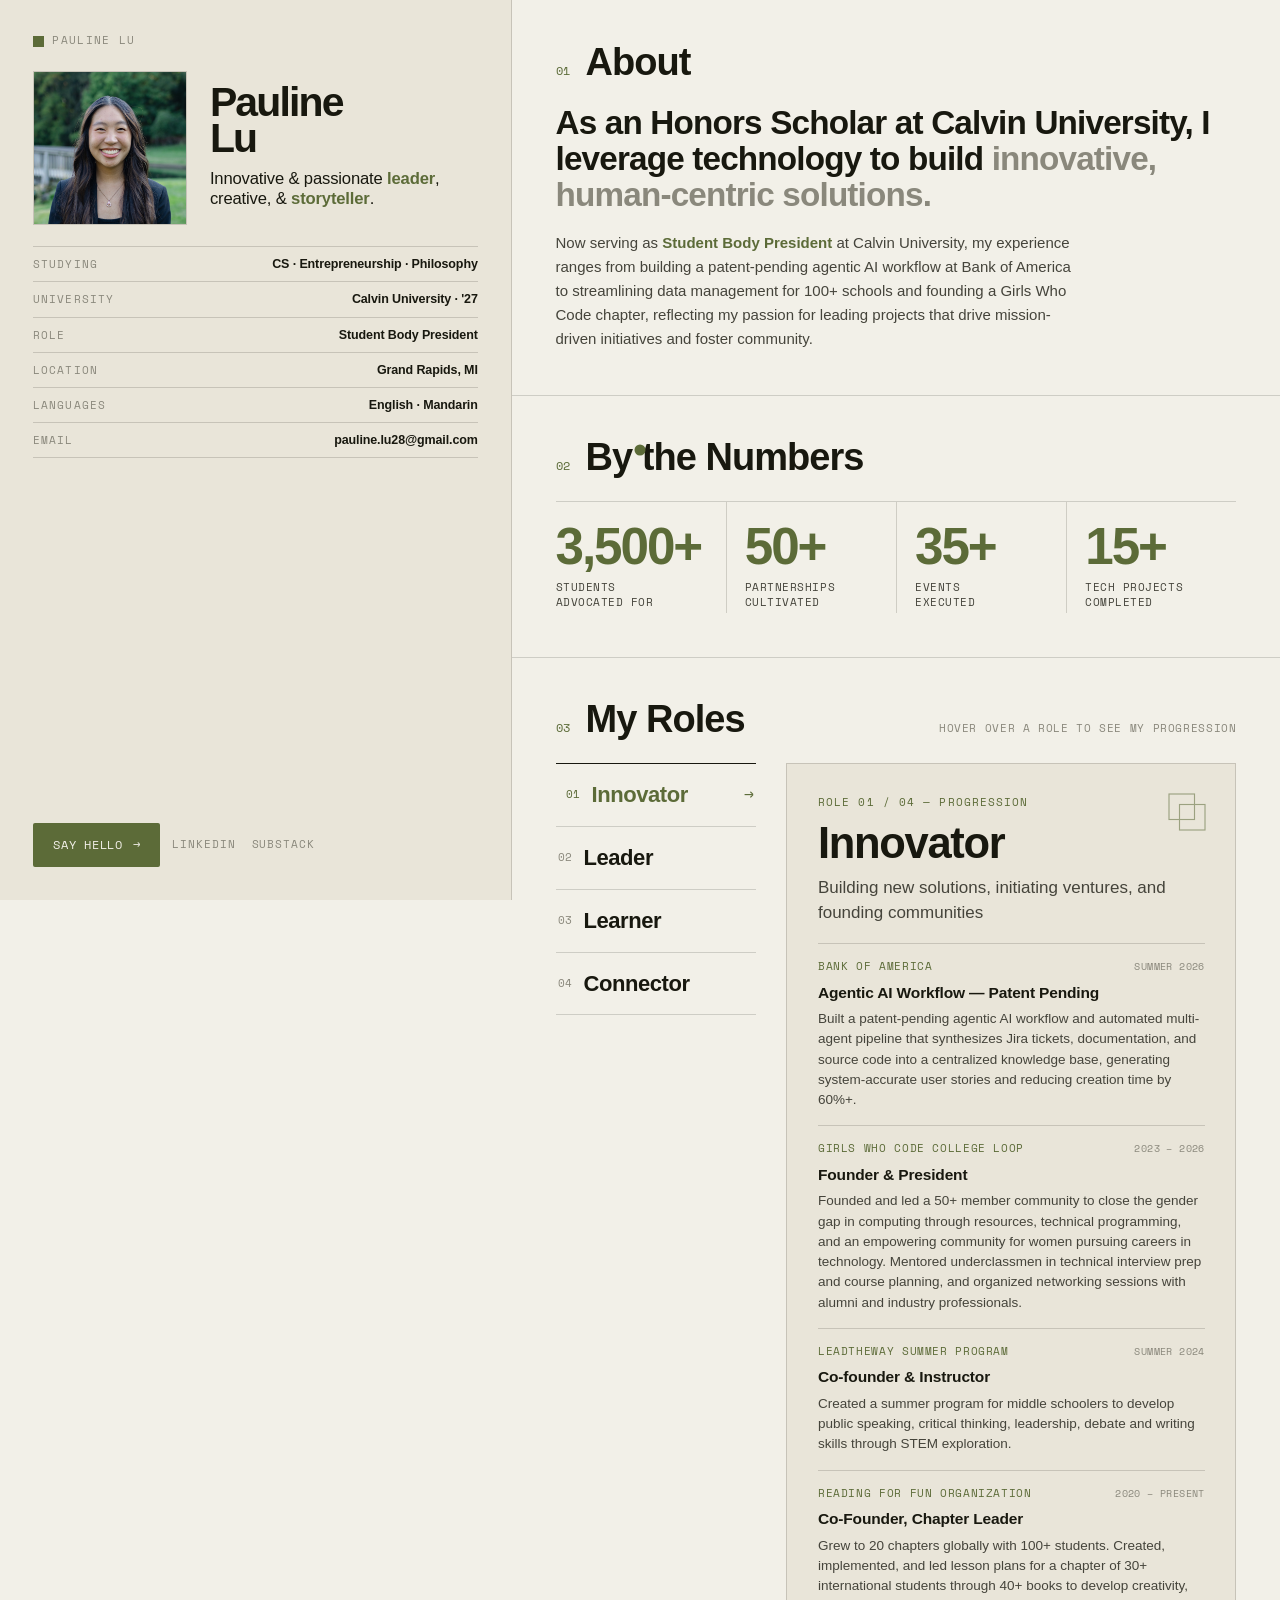
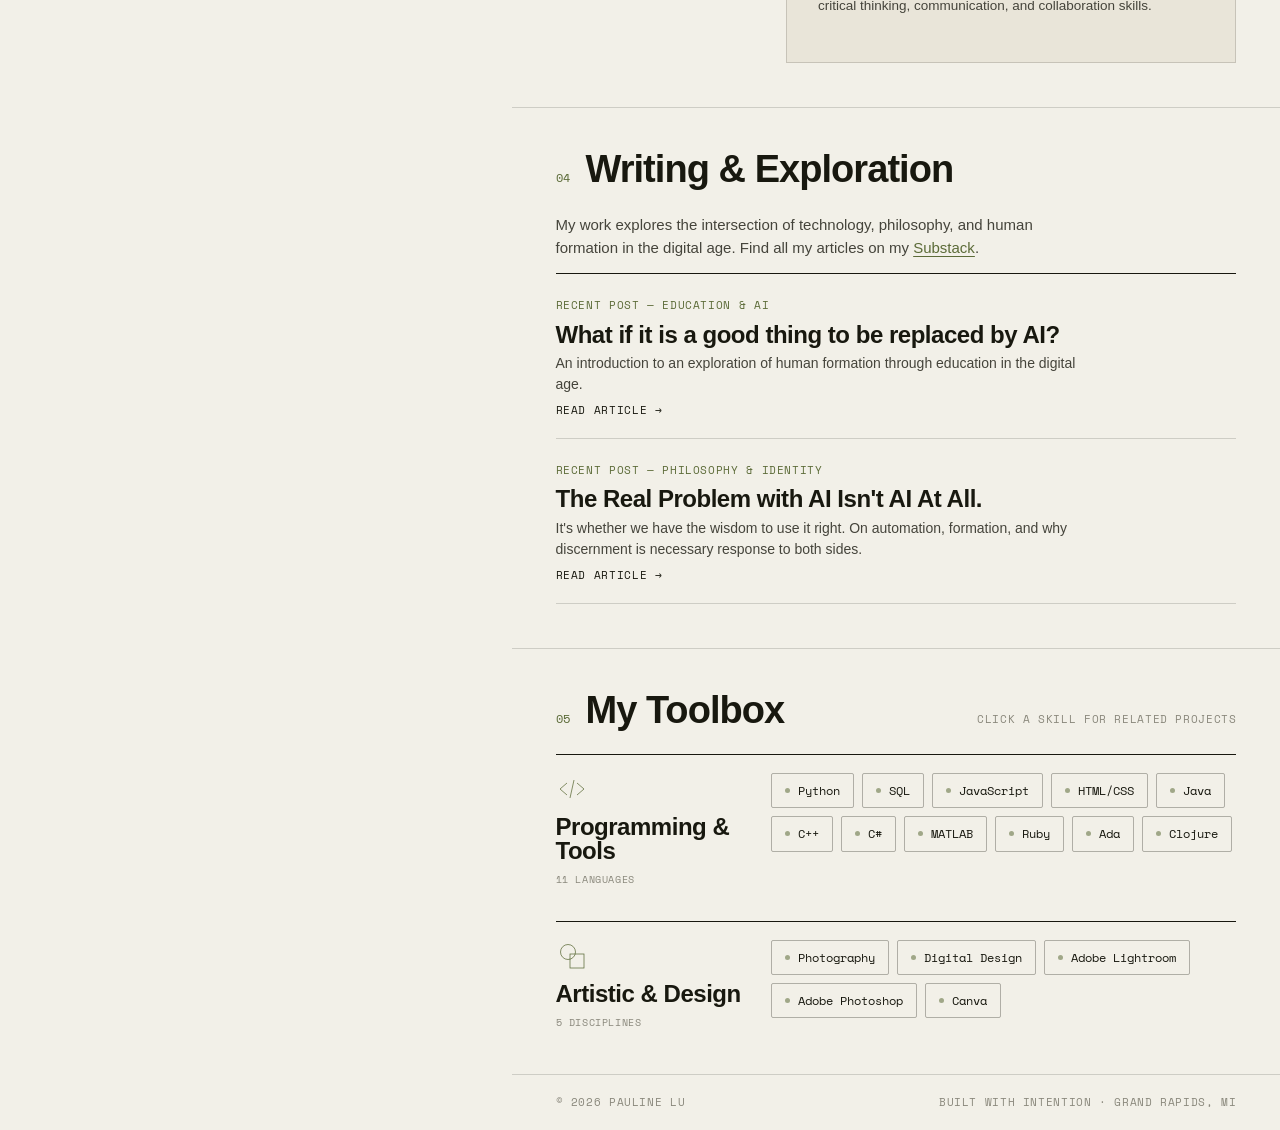
<file: index.html>
<!DOCTYPE html>
<html lang="en" data-accent="olive" data-font="helvetica" data-side="light">
<head>
<meta charset="UTF-8">
<meta name="viewport" content="width=device-width, initial-scale=1.0">
<title>Pauline Lu — Resume</title>
<link rel="preconnect" href="https://fonts.googleapis.com">
<link rel="preconnect" href="https://fonts.gstatic.com" crossorigin>
<link href="https://fonts.googleapis.com/css2?family=Space+Mono:wght@400;700&family=Archivo:wght@400;500;600;700;800&family=Space+Grotesk:wght@400;500;600;700&display=swap" rel="stylesheet">
<link rel="stylesheet" href="styles.css?v=9">
</head>
<body>
<div class="cursor"></div>

<div class="resume">

  <!-- ===================== SIDEBAR ===================== -->
  <aside class="side">
    <div class="side-top">
      <span class="side-id mono"><span class="dot"></span>Pauline Lu</span>
    </div>

    <div class="side-head">
      <div class="side-photo">
        <img src="images/pauline.jpg" alt="Pauline Lu">
      </div>
      <div class="side-intro">
        <h1 class="side-name"><span class="ln">Pauline</span><span class="ln">Lu</span></h1>
        <p class="side-tagline">Innovative &amp; passionate <b>leader</b>, creative, &amp; <b>storyteller</b>.</p>
      </div>
    </div>

    <div class="side-facts">
      <div class="f"><span class="fk">Studying</span><span class="fv">CS · Entrepreneurship · Philosophy</span></div>
      <div class="f"><span class="fk">University</span><span class="fv">Calvin University · '27</span></div>
      <div class="f"><span class="fk">Role</span><span class="fv">Student Body President</span></div>
      <div class="f"><span class="fk">Location</span><span class="fv">Grand Rapids, MI</span></div>
      <div class="f"><span class="fk">Languages</span><span class="fv">English · Mandarin</span></div>
      <div class="f"><span class="fk">Email</span><span class="fv">pauline.lu28@gmail.com</span></div>
    </div>

    <div class="side-cta">
      <a href="mailto:pauline.lu28@gmail.com" class="btn">Say Hello <span class="arrow">→</span></a>
      <div class="side-links">
        <a href="https://www.linkedin.com/in/plu28/" target="_blank" rel="noopener">LinkedIn</a>
        <a href="https://paul1nelu.substack.com/" target="_blank" rel="noopener">Substack</a>
      </div>
    </div>
  </aside>

  <!-- ===================== RIGHT COLUMN ===================== -->
  <main class="main-col">

    <!-- ABOUT -->
    <section id="about" class="sec">
      <div class="sec-head"><span class="idx">01</span><h2>About</h2></div>
      <p class="statement">As an Honors Scholar at Calvin University, I leverage technology to build <span class="muted">innovative, human-centric solutions.</span></p>
      <p class="about-sub">Now serving as <strong>Student Body President</strong> at Calvin University, my experience ranges from building a patent-pending agentic AI workflow at Bank of America to streamlining data management for 100+ schools and founding a Girls Who Code chapter, reflecting my passion for leading projects that drive mission-driven initiatives and foster community.</p>
    </section>

    <!-- NUMBERS -->
    <section id="numbers" class="sec">
      <div class="sec-head"><span class="idx">02</span><h2>By the Numbers</h2></div>
      <div class="stats-grid">
        <div class="stat"><div class="num" data-target="3500" data-suffix="+">0</div><div class="lab">Students<br>Advocated For</div></div>
        <div class="stat"><div class="num" data-target="50" data-suffix="+">0</div><div class="lab">Partnerships<br>Cultivated</div></div>
        <div class="stat"><div class="num" data-target="35" data-suffix="+">0</div><div class="lab">Events<br>Executed</div></div>
        <div class="stat"><div class="num" data-target="15" data-suffix="+">0</div><div class="lab">Tech Projects<br>Completed</div></div>
      </div>
    </section>

    <!-- ROLES -->
    <section id="roles" class="sec">
      <div class="sec-head"><span class="idx">03</span><h2>My Roles</h2><span class="note">Hover over a role to see my progression</span></div>
      <div class="roles-wrap">
        <div class="role-tabs">
          <button class="role-tab active" data-role="innovator"><span class="n">01</span><span class="t">Innovator</span><span class="chev">→</span></button>
          <button class="role-tab" data-role="leader"><span class="n">02</span><span class="t">Leader</span><span class="chev">→</span></button>
          <button class="role-tab" data-role="learner"><span class="n">03</span><span class="t">Learner</span><span class="chev">→</span></button>
          <button class="role-tab" data-role="connector"><span class="n">04</span><span class="t">Connector</span><span class="chev">→</span></button>
        </div>
        <div class="role-panel">
          <div class="glyph" id="roleGlyph"></div>
          <div class="role-display" id="roleDisplay"></div>
        </div>
      </div>
    </section>

    <!-- WRITING -->
    <section id="writing" class="sec">
      <div class="sec-head"><span class="idx">04</span><h2>Writing &amp; Exploration</h2></div>
      <p class="writing-intro">My work explores the intersection of technology, philosophy, and human formation in the digital age. Find all my articles on my <a href="https://paul1nelu.substack.com/" target="_blank" rel="noopener">Substack</a>.</p>
      <div class="articles">
        <a class="article" href="https://paul1nelu.substack.com/p/what-if-it-is-a-good-thing-to-be" target="_blank" rel="noopener">
          <span class="tag">Recent Post — Education &amp; AI</span>
          <h3>What if it is a good thing to be replaced by AI?</h3>
          <p>An introduction to an exploration of human formation through education in the digital age.</p>
          <span class="read">Read Article →</span>
        </a>
        <a class="article" href="https://paul1nelu.substack.com/p/the-real-problem-with-ai-isnt-ai" target="_blank" rel="noopener">
          <span class="tag">Recent Post — Philosophy &amp; Identity</span>
          <h3>The Real Problem with AI Isn't AI At All.</h3>
          <p>It's whether we have the wisdom to use it right. On automation, formation, and why discernment is necessary response to both sides.</p>
          <span class="read">Read Article →</span>
        </a>
      </div>
    </section>

    <!-- TOOLBOX -->
    <section id="toolbox" class="sec">
      <div class="sec-head"><span class="idx">05</span><h2>My Toolbox</h2><span class="note">Click a skill for related projects</span></div>
      <div class="toolbox-cats">
        <div class="cat">
          <div class="cat-head">
            <div class="glyph" data-glyph="code"></div>
            <h3>Programming &amp; Tools</h3>
            <span class="hint">11 languages</span>
          </div>
          <div class="skills">
            <button class="skill" data-skill="python"><span class="has"></span>Python</button>
            <button class="skill" data-skill="sql"><span class="has"></span>SQL</button>
            <button class="skill" data-skill="javascript"><span class="has"></span>JavaScript</button>
            <button class="skill" data-skill="html_css"><span class="has"></span>HTML/CSS</button>
            <button class="skill" data-skill="java"><span class="has"></span>Java</button>
            <button class="skill" data-skill="cplusplus"><span class="has"></span>C++</button>
            <button class="skill" data-skill="csharp"><span class="has"></span>C#</button>
            <button class="skill" data-skill="matlab"><span class="has"></span>MATLAB</button>
            <button class="skill" data-skill="ruby"><span class="has"></span>Ruby</button>
            <button class="skill" data-skill="ada"><span class="has"></span>Ada</button>
            <button class="skill" data-skill="clojure"><span class="has"></span>Clojure</button>
          </div>
        </div>
        <div class="cat">
          <div class="cat-head">
            <div class="glyph" data-glyph="design"></div>
            <h3>Artistic &amp; Design</h3>
            <span class="hint">5 disciplines</span>
          </div>
          <div class="skills">
            <button class="skill" data-skill="photography"><span class="has"></span>Photography</button>
            <button class="skill" data-skill="digital_design"><span class="has"></span>Digital Design</button>
            <button class="skill" data-skill="lightroom"><span class="has"></span>Adobe Lightroom</button>
            <button class="skill" data-skill="photoshop"><span class="has"></span>Adobe Photoshop</button>
            <button class="skill" data-skill="canva"><span class="has"></span>Canva</button>
          </div>
        </div>
      </div>
    </section>

    <footer class="col-foot">
      <p>&copy; <span id="year"></span> Pauline Lu</p>
      <p>Built with intention · Grand Rapids, MI</p>
    </footer>
  </main>
</div>

<!-- ===================== MODAL ===================== -->
<div class="modal" id="projectModal">
  <div class="modal-overlay"></div>
  <div class="modal-card">
    <div class="modal-head">
      <h3 id="modalTitle">Projects</h3>
      <button class="modal-close" aria-label="Close">&times;</button>
    </div>
    <div class="modal-body" id="modalBody"></div>
  </div>
</div>

<script src="main.js?v=7"></script>

</body>
</html>
</file>
<file: styles.css>
/* =====================================================================
   PAULINE LU — One-page resume
   Sticky identity sidebar (left) + concise stacked sections (right)
   ===================================================================== */

/* ---------- TOKENS ---------- */
:root {
  --paper:    #F2F0E8;
  --paper-2:  #E9E5D9;
  --ink-dark: #16160F;
  --ink:      #18180F;
  --ink-2:    #45443B;
  --ink-soft: #8A887C;
  --line:     rgba(24,24,15,0.16);
  --line-2:   rgba(24,24,15,0.30);

  --accent:     #5C6B38;
  --accent-2:   #47532A;
  --on-accent:  #F2F0E8;

  --side-bg: var(--paper-2);
  --side-fg: var(--ink);
  --side-line: var(--line);
  --side-soft: var(--ink-soft);

  --font-display: "Helvetica Neue", Helvetica, Arial, sans-serif;
  --font-body:    "Helvetica Neue", Helvetica, Arial, sans-serif;
  --font-mono:    "Space Mono", ui-monospace, "SFMono-Regular", Menlo, monospace;

  --side-w: 40%;
}

html[data-accent="olive"] { --accent:#5C6B38; --accent-2:#47532A; --on-accent:#F2F0E8; }
html[data-accent="mono"]  { --accent:#18180F; --accent-2:#000000; --on-accent:#F2F0E8; }
html[data-accent="clay"]  { --accent:#AC5C36; --accent-2:#8E4928; --on-accent:#F6F1EA; }

html[data-font="helvetica"] { --font-display:"Helvetica Neue",Helvetica,Arial,sans-serif; }
html[data-font="archivo"]   { --font-display:"Archivo",Helvetica,Arial,sans-serif; }
html[data-font="grotesk"]   { --font-display:"Space Grotesk",Helvetica,Arial,sans-serif; }

/* dark sidebar */
html[data-side="dark"] { --side-bg:#16160F; --side-fg:#F2F0E8; --side-line:rgba(242,240,232,0.18); --side-soft:rgba(242,240,232,0.55); }

/* ---------- RESET ---------- */
*, *::before, *::after { box-sizing: border-box; margin: 0; padding: 0; }
html { -webkit-text-size-adjust: 100%; scroll-behavior: smooth; }
body {
  font-family: var(--font-body);
  background: var(--paper);
  color: var(--ink);
  line-height: 1.45;
  font-size: 16px;
  -webkit-font-smoothing: antialiased;
  text-rendering: optimizeLegibility;
  cursor: none;
}
@media (max-width: 920px){ body { cursor: auto; } }
img { display:block; max-width:100%; }
a { color: inherit; text-decoration: none; }
button { font: inherit; }
::selection { background: var(--accent); color: var(--on-accent); }

.mono { font-family: var(--font-mono); font-size: 11px; letter-spacing: 0.12em; text-transform: uppercase; }

/* =====================================================================
   CURSOR
   ===================================================================== */
.cursor {
  position: fixed; top:0; left:0; width: 11px; height: 11px; border-radius: 50%;
  background: var(--accent); pointer-events: none; z-index: 9999;
  transform: translate(-50%,-50%); transition: width .2s, height .2s, opacity .2s;
}
.cursor.ring { width: 34px; height: 34px; background: transparent; border: 1px solid var(--accent); }
.cursor.click { width: 7px; height: 7px; }
@media (max-width: 920px){ .cursor{ display:none; } }

/* =====================================================================
   LAYOUT
   ===================================================================== */
.resume { display: grid; grid-template-columns: var(--side-w) 1fr; align-items: start; }

/* ---------- SIDEBAR ---------- */
.side {
  position: sticky; top: 0; height: 100vh; overflow-y: auto;
  background: var(--side-bg); color: var(--side-fg);
  border-right: 1px solid var(--side-line);
  padding: clamp(24px, 2.6vw, 40px);
  display: flex; flex-direction: column; gap: clamp(12px, 1.7vw, 22px);
  scrollbar-width: thin;
}
.side-top { display: flex; justify-content: space-between; align-items: baseline; gap: 12px; color: var(--side-soft); }
.side-id { display: flex; align-items: center; gap: 8px; }
.side-id .dot { width: 11px; height: 11px; background: var(--accent); display: inline-block; }

.side-name {
  font-family: var(--font-display); font-weight: 700; letter-spacing: -0.045em; line-height: 0.86;
  font-size: clamp(30px, 3.2vw, 50px);
}
.side-name .ln { display: block; }
.side-tagline {
  font-family: var(--font-display); font-weight: 500; letter-spacing: -0.01em;
  font-size: clamp(15px, 1.3vw, 19px); line-height: 1.25; max-width: 26ch; color: var(--side-fg);
}
.side-tagline b { color: var(--accent); font-weight: 700; }

.side-head { display: flex; align-items: center; gap: clamp(16px, 1.8vw, 26px); }
.side-intro { min-width: 0; display: flex; flex-direction: column; gap: clamp(8px, 1vw, 14px); }
.side-photo {
  position: relative; overflow: hidden; border: 1px solid var(--side-line);
  flex: 0 0 auto; width: clamp(118px, 12vw, 160px); aspect-ratio: 1 / 1;
  background: var(--paper-2);
}
.side-photo img { width: 100%; height: 100%; object-fit: cover; object-position: 50% 16%; }
.side-photo .ptag {
  position: absolute; left: 10px; bottom: 10px; background: var(--paper); color: var(--ink);
  padding: 5px 9px; border-radius: 2px;
}

.side-facts { display: grid; gap: 0; border-top: 1px solid var(--side-line); }
.side-facts .f { display: flex; justify-content: space-between; gap: 14px; padding: 8px 0; border-bottom: 1px solid var(--side-line); font-size: 12.5px; align-items: baseline; }
.side-facts .fk { color: var(--side-soft); font-family: var(--font-mono); font-size: 10.5px; letter-spacing: 0.1em; text-transform: uppercase; white-space: nowrap; }
.side-facts .fv { font-weight: 600; text-align: right; letter-spacing: -0.01em; }

.side-cta { display: flex; flex-wrap: wrap; gap: 12px; align-items: center; margin-top: auto; padding-top: 6px; }
.btn {
  display: inline-flex; align-items: center; gap: 10px;
  font-family: var(--font-mono); font-size: 12px; letter-spacing: 0.06em; text-transform: uppercase;
  background: var(--accent); color: var(--on-accent); padding: 13px 20px; border-radius: 2px; border: 0; cursor: pointer;
  transition: background .2s, gap .2s;
}
.btn:hover { background: var(--accent-2); gap: 15px; }
.btn .arrow { transition: transform .2s; }
.btn:hover .arrow { transform: translateX(3px); }
.side-links { display: flex; gap: 16px; }
.side-links a { font-family: var(--font-mono); font-size: 11px; letter-spacing: 0.08em; text-transform: uppercase; color: var(--side-soft); transition: color .2s; position: relative; }
.side-links a:hover { color: var(--accent); }

/* ---------- RIGHT COLUMN ---------- */
.main-col { min-width: 0; }
.sec { padding: clamp(30px, 3.4vw, 52px) clamp(28px, 3.4vw, 60px); border-bottom: 1px solid var(--line); }
.sec:last-child { border-bottom: 0; }
.sec-head { display: flex; align-items: baseline; gap: 14px; margin-bottom: clamp(18px, 2vw, 28px); }
.sec-head .idx { font-family: var(--font-mono); font-size: 12px; color: var(--accent); letter-spacing: 0.08em; }
.sec-head h2 { font-family: var(--font-display); font-weight: 700; letter-spacing: -0.025em; font-size: clamp(24px, 3vw, 38px); line-height: 0.95; }
.sec-head .note { margin-left: auto; font-family: var(--font-mono); font-size: 10.5px; letter-spacing: 0.06em; text-transform: uppercase; color: var(--ink-soft); }

/* ABOUT */
.statement { font-family: var(--font-display); font-weight: 700; letter-spacing: -0.025em; font-size: clamp(22px, 2.6vw, 34px); line-height: 1.08; }
.statement .muted { color: var(--ink-soft); }
.about-sub { margin-top: 18px; max-width: 62ch; color: var(--ink-2); font-size: 15px; line-height: 1.6; }
.about-sub strong { color: var(--accent); font-weight: 700; }

/* STATS */
.stats-grid { display: grid; grid-template-columns: repeat(4, 1fr); border-top: 1px solid var(--line); }
.stat { padding: 22px 16px 4px 0; border-left: 1px solid var(--line); padding-left: 18px; }
.stat:first-child { border-left: 0; padding-left: 0; }
.stat .num { font-family: var(--font-display); font-weight: 700; letter-spacing: -0.04em; line-height: 0.9; font-size: clamp(32px, 4vw, 56px); color: var(--accent); }
.stat .lab { margin-top: 10px; font-family: var(--font-mono); font-size: 10.5px; letter-spacing: 0.05em; text-transform: uppercase; color: var(--ink-2); line-height: 1.4; }

/* ROLES */
.roles-wrap { display: grid; grid-template-columns: 200px 1fr; gap: clamp(20px, 2.4vw, 40px); align-items: stretch; }
.role-tabs { display: flex; flex-direction: column; border-top: 1px solid var(--ink); }
.role-tab {
  display: grid; grid-template-columns: auto 1fr auto; align-items: center; gap: 12px;
  padding: 15px 2px; border-bottom: 1px solid var(--line); background: none; border-left: 0; border-right: 0; border-top: 0;
  cursor: pointer; text-align: left; font-family: var(--font-display); width: 100%; color: var(--ink);
  transition: padding-left .25s, color .2s;
}
.role-tab .n { font-family: var(--font-mono); font-size: 11px; color: var(--ink-soft); }
.role-tab .t { font-weight: 700; font-size: clamp(17px, 1.8vw, 22px); letter-spacing: -0.02em; }
.role-tab .chev { font-family: var(--font-mono); color: var(--ink-soft); opacity: 0; transition: opacity .2s; }
.role-tab:hover { padding-left: 10px; }
.role-tab.active { padding-left: 10px; }
.role-tab.active .t, .role-tab.active .n, .role-tab.active .chev { color: var(--accent); }
.role-tab.active .chev { opacity: 1; }

.role-panel { border: 1px solid var(--line); background: var(--paper-2); padding: clamp(22px, 2.4vw, 36px); position: relative; min-height: 280px; }
.role-panel .glyph { position: absolute; top: 24px; right: 24px; width: 48px; height: 48px; opacity: 0.55; color: var(--accent); }
.role-panel .glyph svg { width: 100%; height: 100%; }
.role-display { opacity: 1; }
.role-display .pre { font-family: var(--font-mono); font-size: 11px; letter-spacing: 0.1em; text-transform: uppercase; color: var(--accent); margin-bottom: 12px; }
.role-display h3 { font-family: var(--font-display); font-weight: 700; letter-spacing: -0.03em; font-size: clamp(28px, 3.4vw, 46px); line-height: 0.95; }
.role-display .desc { margin-top: 12px; font-size: clamp(14px, 1.4vw, 17px); color: var(--ink-2); line-height: 1.45; max-width: 42ch; }
.role-exp { margin-top: 18px; border-top: 1px solid var(--line); }
.role-exp .x { padding: 15px 0; border-bottom: 1px solid var(--line); position: relative; }
.role-exp .x:last-child { border-bottom: 0; }
.role-exp .x.has-prev { cursor: help; }
.role-exp .xtop { display: flex; justify-content: space-between; align-items: baseline; gap: 12px; flex-wrap: wrap; }
.role-exp .org { font-family: var(--font-mono); font-size: 10.5px; letter-spacing: 0.06em; text-transform: uppercase; color: var(--accent); }
.role-exp .date { font-family: var(--font-mono); font-size: 10px; letter-spacing: 0.04em; text-transform: uppercase; color: var(--ink-soft); white-space: nowrap; }
.role-exp .role-now { display: flex; align-items: baseline; gap: 9px; flex-wrap: wrap; margin: 7px 0 5px; }
.role-exp .rn-title { font-size: 15.5px; font-weight: 700; letter-spacing: -0.01em; color: var(--ink); }
.role-exp .rn-tag { font-family: var(--font-mono); font-size: 9.5px; letter-spacing: 0.06em; text-transform: uppercase; color: var(--accent); }
.role-exp .xd { font-size: 13.5px; line-height: 1.5; color: var(--ink-2); max-width: 60ch; }

/* progression hint + hover popup */
.role-exp .prev-hint { display: inline-flex; align-items: center; gap: 7px; margin-top: 10px; color: var(--ink-soft); transition: color .2s; }
.role-exp .prev-hint .ph-dot { width: 5px; height: 5px; border-radius: 50%; background: var(--accent); opacity: .55; transition: opacity .2s; }
.role-exp .x.has-prev:hover .prev-hint,
.role-exp .x.has-prev:focus-within .prev-hint,
.role-exp .x.has-prev.open .prev-hint { color: var(--accent); }
.role-exp .x.has-prev:hover .ph-dot,
.role-exp .x.has-prev:focus-within .ph-dot,
.role-exp .x.has-prev.open .ph-dot { opacity: 1; }

.prev-pop {
  position: absolute; left: 0; right: 0; top: calc(100% - 4px); z-index: 40;
  background: var(--paper); border: 1px solid var(--line-2); border-radius: 3px;
  box-shadow: 0 20px 44px -14px rgba(20,20,12,0.45);
  padding: 14px 16px 15px; display: grid; gap: 13px;
  opacity: 0; visibility: hidden; transform: translateY(-6px);
  transition: opacity .2s ease, transform .2s ease, visibility .2s;
  pointer-events: none;
}
.prev-pop::before {
  content: ""; position: absolute; left: 22px; top: -5px; width: 9px; height: 9px;
  background: var(--paper); border-left: 1px solid var(--line-2); border-top: 1px solid var(--line-2);
  transform: rotate(45deg);
}
@media (hover: hover){
  .role-exp .x.has-prev:hover .prev-pop { opacity: 1; visibility: visible; transform: translateY(0); pointer-events: auto; }
}
.role-exp .x.has-prev:focus-within .prev-pop,
.role-exp .x.has-prev.open .prev-pop {
  opacity: 1; visibility: visible; transform: translateY(0); pointer-events: auto;
}
.role-exp .x.has-prev.dismissed .prev-pop { opacity: 0; visibility: hidden; transform: translateY(-6px); pointer-events: none; }
.prev-pop .pp-head { font-family: var(--font-mono); font-size: 10px; letter-spacing: 0.1em; text-transform: uppercase; color: var(--accent); border-bottom: 1px solid var(--line); padding-bottom: 9px; }
.prev-pop .pp-step { display: grid; gap: 4px; }
.prev-pop .pp-step + .pp-step { border-top: 1px solid var(--line); padding-top: 11px; }
.prev-pop .pp-top { display: flex; justify-content: space-between; align-items: baseline; gap: 10px; flex-wrap: wrap; }
.prev-pop .pp-title { font-size: 14px; font-weight: 700; letter-spacing: -0.01em; color: var(--ink); }
.prev-pop .pp-date { font-family: var(--font-mono); font-size: 9.5px; letter-spacing: 0.04em; text-transform: uppercase; color: var(--ink-soft); white-space: nowrap; }
.prev-pop .pp-desc { font-size: 12.5px; line-height: 1.5; color: var(--ink-2); }

/* progression popup close button */
.pp-close {
  position: absolute; top: 10px; right: 10px;
  background: none; border: 0; font-size: 20px; line-height: 1;
  cursor: pointer; color: var(--ink-soft); padding: 4px 8px;
  touch-action: manipulation; -webkit-tap-highlight-color: transparent;
  pointer-events: auto; z-index: 50;
}
.pp-close:hover { color: var(--accent); }

/* WRITING */
.writing-intro { max-width: 64ch; font-size: 15px; line-height: 1.55; color: var(--ink-2); margin-bottom: 14px; }
.writing-intro a { color: var(--accent); text-decoration: underline; text-underline-offset: 3px; }
.articles { border-top: 1px solid var(--ink); }
.article { display: block; padding: 18px 0; border-bottom: 1px solid var(--line); transition: padding-left .25s; }
.article:hover { padding-left: 10px; }
.article .tag { font-family: var(--font-mono); font-size: 10.5px; letter-spacing: 0.06em; text-transform: uppercase; color: var(--accent); }
.article h3 { font-family: var(--font-display); font-weight: 700; letter-spacing: -0.02em; font-size: clamp(18px, 2vw, 24px); line-height: 1.1; margin: 6px 0 5px; }
.article p { color: var(--ink-2); font-size: 14px; line-height: 1.5; max-width: 70ch; }
.article .read { display: inline-block; margin-top: 8px; font-family: var(--font-mono); font-size: 11px; letter-spacing: 0.06em; text-transform: uppercase; color: var(--ink); }
.article:hover .read { color: var(--accent); }

/* TOOLBOX */
.toolbox-cats { display: grid; gap: clamp(22px, 2.6vw, 36px); }
.cat { display: grid; grid-template-columns: 190px 1fr; gap: clamp(16px, 2vw, 32px); align-items: start; border-top: 1px solid var(--ink); padding-top: 18px; }
.cat-head { display: flex; flex-direction: column; gap: 10px; }
.cat-head .glyph { width: 32px; height: 32px; color: var(--accent); }
.cat-head .glyph svg { width: 100%; height: 100%; }
.cat-head h3 { font-family: var(--font-display); font-weight: 700; font-size: clamp(18px, 2vw, 24px); letter-spacing: -0.02em; line-height: 1; }
.cat-head .hint { font-family: var(--font-mono); font-size: 10px; letter-spacing: 0.06em; text-transform: uppercase; color: var(--ink-soft); }
.skills { display: flex; flex-wrap: wrap; gap: 8px; }
.skill {
  font-family: var(--font-mono); font-size: 12px; border: 1px solid var(--line-2); padding: 8px 13px; border-radius: 2px; cursor: pointer;
  background: transparent; color: var(--ink); transition: background .18s, color .18s, border-color .18s, transform .18s;
  display: inline-flex; align-items: center; gap: 8px;
}
.skill .has { width: 5px; height: 5px; border-radius: 50%; background: var(--accent); opacity: .55; }
.skill:hover { background: var(--accent); color: var(--on-accent); border-color: var(--accent); transform: translateY(-2px); }
.skill:hover .has { background: var(--on-accent); opacity: 1; }

/* RIGHT-COLUMN FOOTER */
.col-foot { padding: 20px clamp(28px, 3.4vw, 60px); display: flex; justify-content: space-between; gap: 12px; flex-wrap: wrap; }
.col-foot p { font-family: var(--font-mono); font-size: 10.5px; letter-spacing: 0.06em; text-transform: uppercase; color: var(--ink-soft); }

/* =====================================================================
   MODAL
   ===================================================================== */
.modal { position: fixed; inset: 0; z-index: 500; display: none; align-items: center; justify-content: center; padding: 24px; }
.modal.active { display: flex; }
.modal-overlay { position: absolute; inset: 0; background: rgba(20,20,12,0.55); }
.modal-card { position: relative; z-index: 1; background: var(--paper); width: min(640px, 100%); max-height: 84vh; overflow-y: auto; border: 1px solid var(--line-2); border-radius: 3px; }
.modal-head { display: flex; align-items: baseline; justify-content: space-between; gap: 16px; padding: 22px clamp(22px,3vw,34px) 16px; border-bottom: 2px solid var(--ink); position: sticky; top: 0; background: var(--paper); }
.modal-head h3 { font-family: var(--font-display); font-weight: 700; letter-spacing: -0.02em; font-size: clamp(22px,3vw,30px); }
.modal-close { background: none; border: 0; font-size: 28px; line-height: 1; cursor: pointer; color: var(--ink); padding: 0 4px; }
.modal-close:hover { color: var(--accent); }
.modal-body { padding: 6px clamp(22px,3vw,34px) 26px; }
.proj { padding: 20px 0; border-bottom: 1px solid var(--line); }
.proj:last-child { border-bottom: 0; }
.proj h4 { font-family: var(--font-display); font-weight: 700; font-size: 17px; letter-spacing: -0.01em; margin-bottom: 7px; }
.proj h4::before { content: "→ "; color: var(--accent); }
.proj p { color: var(--ink-2); font-size: 14px; line-height: 1.55; }

/* =====================================================================
   RESPONSIVE
   ===================================================================== */
@media (max-width: 920px){
  .resume { grid-template-columns: 1fr; }
  .side { position: static; height: auto; overflow: visible; border-right: 0; border-bottom: 1px solid var(--side-line); }
  .side-cta { margin-top: 8px; }
  .roles-wrap { grid-template-columns: 1fr; }
  .role-tabs { flex-direction: row; flex-wrap: wrap; border-top: 0; gap: 0; }
  .role-tab { border: 1px solid var(--line); padding: 12px 14px; }
  .cat { grid-template-columns: 1fr; gap: 14px; }
  .side-links a { padding: 14px 4px; }
}
@media (max-width: 560px){
  .stats-grid { grid-template-columns: 1fr 1fr; }
  .stat { border-left: 0; padding-left: 0; border-top: 1px solid var(--line); padding-top: 16px; }
  .stat:first-child, .stat:nth-child(2) { border-top: 0; }
}

/* counters: respect reduced motion handled in JS */
@media (prefers-reduced-motion: reduce){ .cursor { display: none !important; } }
</file>
